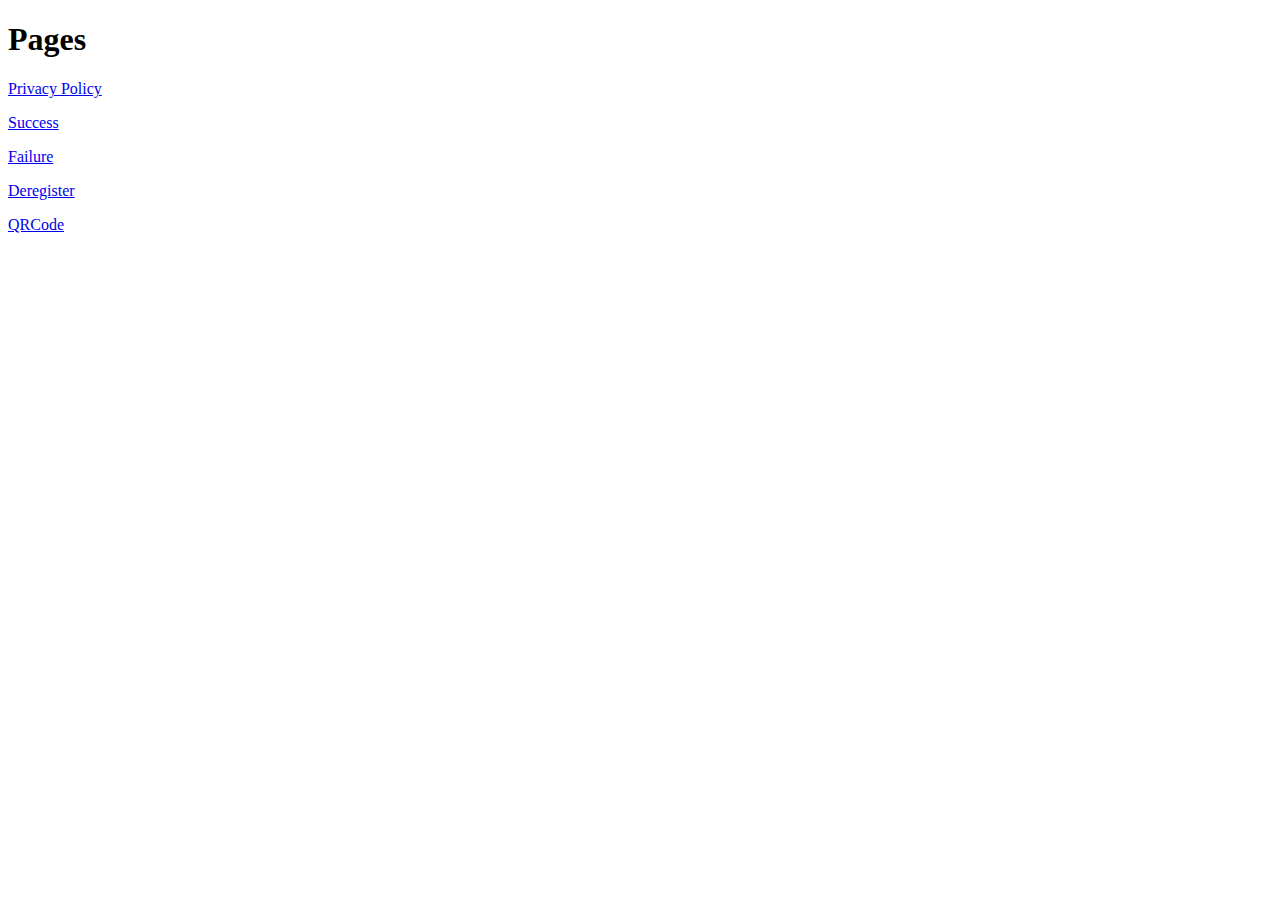
<file: RechargeStatus/index.html>
<!DOCTYPE html>
<meta charset="utf-8" />
<title>hi</title>
<meta name="viewport" content="width=device-width,initial-scale=1" />
<h1>Pages</h1>
<p><a href="./site/privacy/">Privacy Policy </a></p>
<p><a href="./site/success/">Success</a></p>
<p><a href="./site/failure/">Failure</a></p>
<p><a href="./site/deregister/">Deregister</a></p>
<p><a href="./site/qrcode/index.html">QRCode</a></p>

<!-- <script>setTimeout(()=>location.href="garobot://payment/failure?reason=cancelled",800)</script> -->
</file>
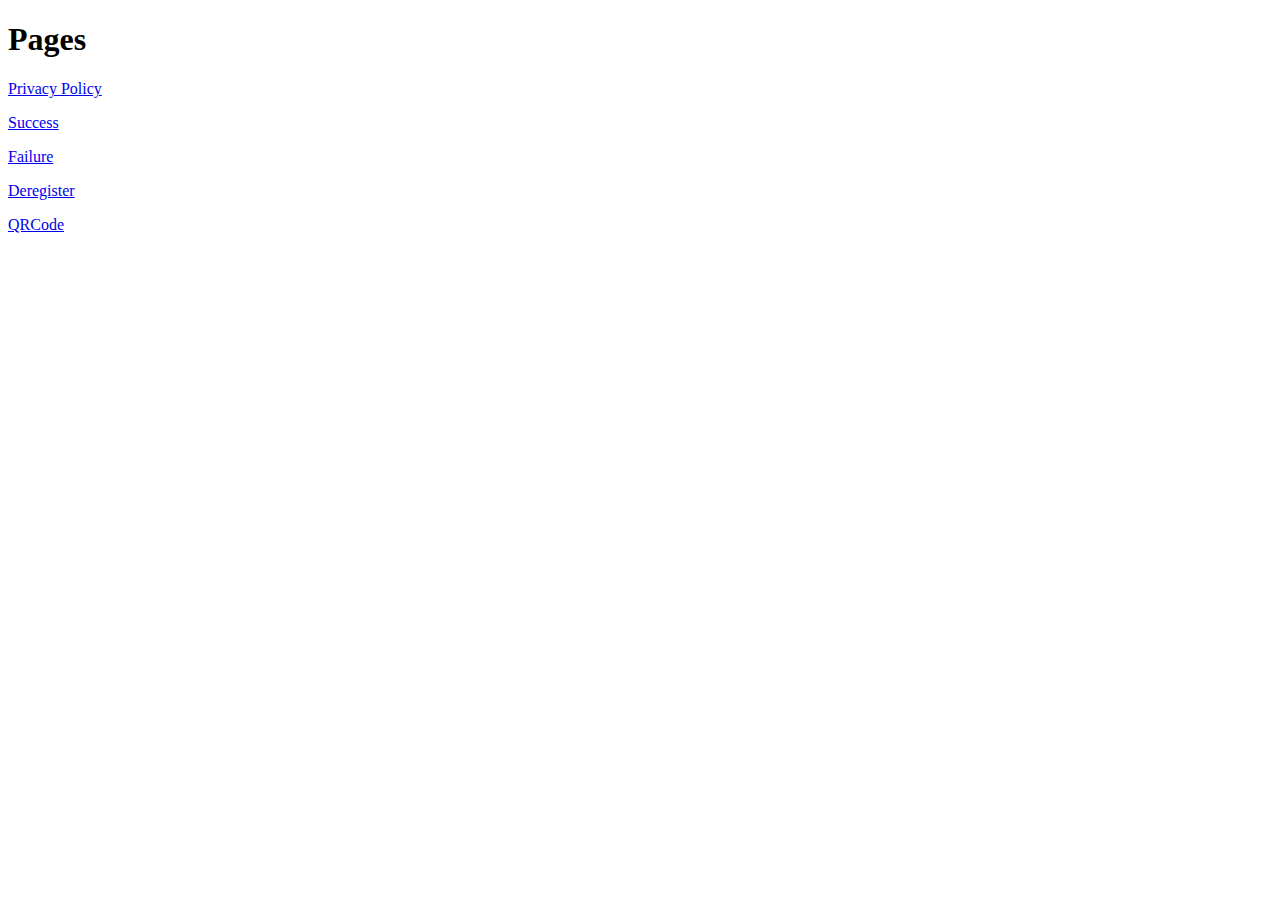
<file: RechargeStatus/site/index.html>
<!DOCTYPE html>
<meta charset="utf-8" />
<title>hi</title>
<meta name="viewport" content="width=device-width,initial-scale=1" />
<h1>Pages</h1>
<p><a href="privacy/">Privacy Policy </a></p>
<p><a href="success/">Success</a></p>
<p><a href="failure/">Failure</a></p>
<p><a href="deregister/">Deregister</a></p>
<p><a href="qrcode/index.html">QRCode</a></p>

<!-- <script>setTimeout(()=>location.href="garobot://payment/failure?reason=cancelled",800)</script> -->
</file>
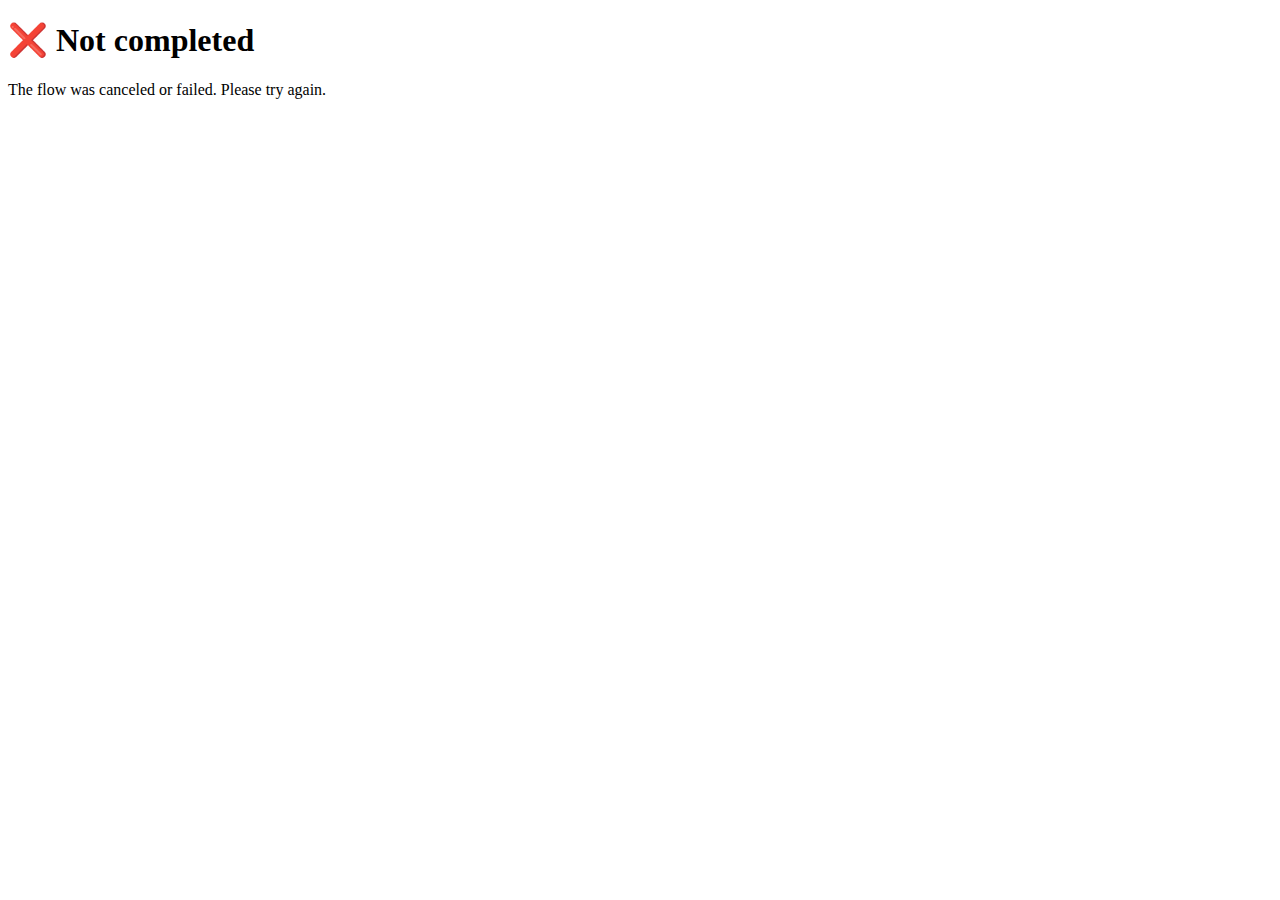
<file: site/failure/index.html>
﻿<!doctype html>
<meta charset="utf-8">
<meta name="viewport" content="width=device-width,initial-scale=1">
<title>Not completed</title>
<h1>❌ Not completed</h1>
<p>The flow was canceled or failed. Please try again.</p>
<!-- <script>setTimeout(()=>location.href="garobot://payment/failure?reason=cancelled",800)</script> -->
</file>
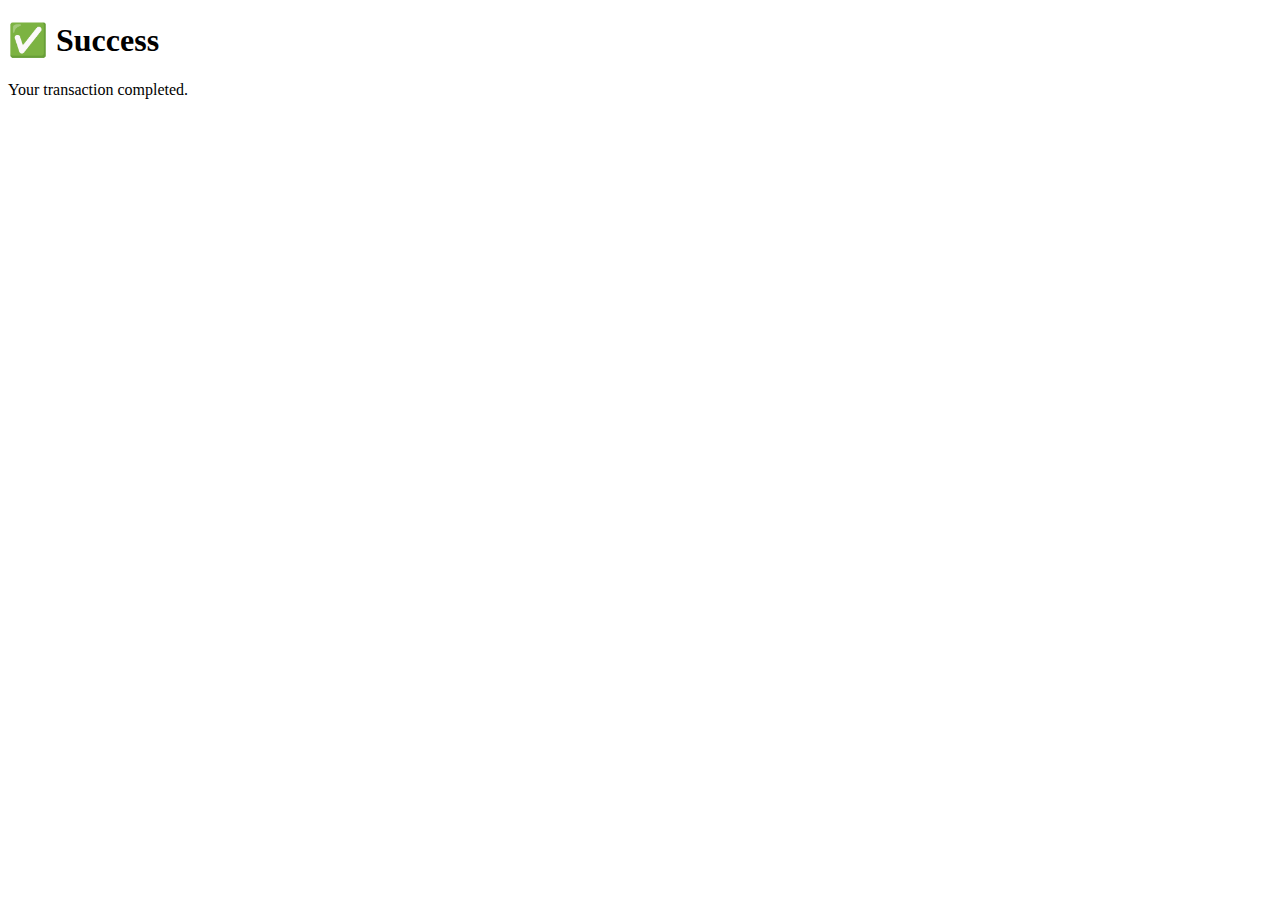
<file: site/success/index.html>
﻿<!doctype html><meta charset="utf-8">
<meta name="viewport" content="width=device-width,initial-scale=1">
<title>Success</title>
<h1>✅ Success</h1>
<p>Your transaction completed.</p>
<!-- Optional deep-link back to the app -->
<!-- <script>setTimeout(()=>location.href="garobot://payment/success",800)</script> -->
</file>
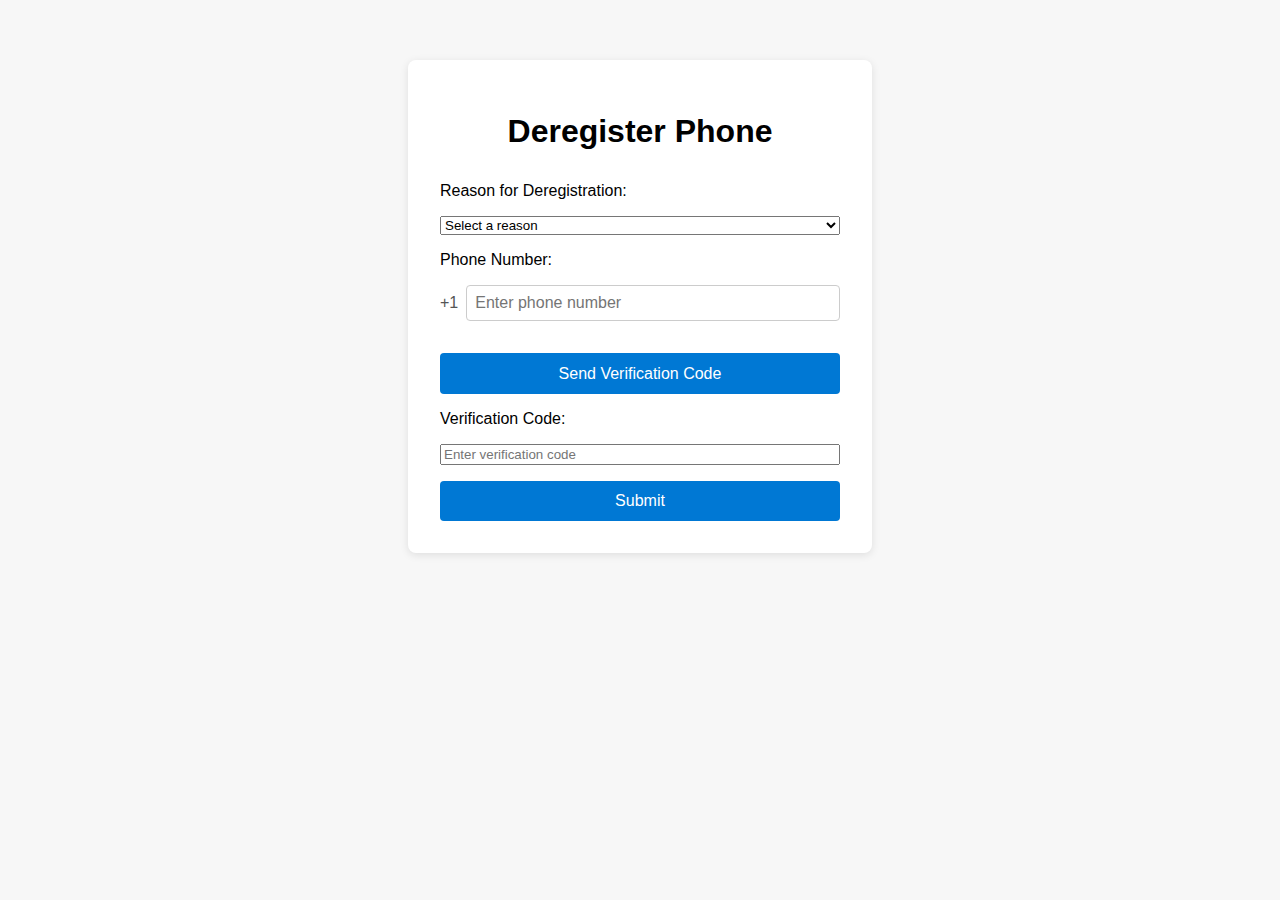
<file: RechargeStatus/site/deregister/index.html>
<!doctype html>
<html lang="en">
<head>
    <meta charset="utf-8">
    <title>Deregister Phone</title>
    <meta name="viewport" content="width=device-width,initial-scale=1">
    <link rel="stylesheet" href="style.css">
</head>
<body>
    <div class="container">
        <h1>Deregister Phone</h1>
        <form id="deregisterForm">
            <label for="reasonSelect">Reason for Deregistration:</label>
            <select id="reasonSelect" name="reasonSelect" required>
                <option value="" disabled selected>Select a reason</option>
                <option value="Food too expensive">Food too expensive</option>
                <option value="No longer needed">No longer needed</option>
                <option value="Privacy concerns">Privacy concerns</option>
                <option value="Technical issues">Technical issues</option>
                <option value="Other">Other</option>
            </select>

            <label for="phone">Phone Number:</label>
            <div style="display: flex; align-items: center; gap: 8px; margin-bottom: 1em;">
                <span style="font-size:1em; color:#555;">+1</span>
                <input type="tel" id="phone" name="phone" placeholder="Enter phone number" autocomplete="tel" required style="flex:1;">
            </div>

            <button type="button" id="sendCodeBtn">Send Verification Code</button>

            <label for="code">Verification Code:</label>
            <input type="text" id="code" name="code" placeholder="Enter verification code" disabled required>

            <button type="submit" id="submitBtn" disabled>Submit</button>
        </form>
    </div>
    <script src="deregister.js"></script>
</body>
</html>
</file>
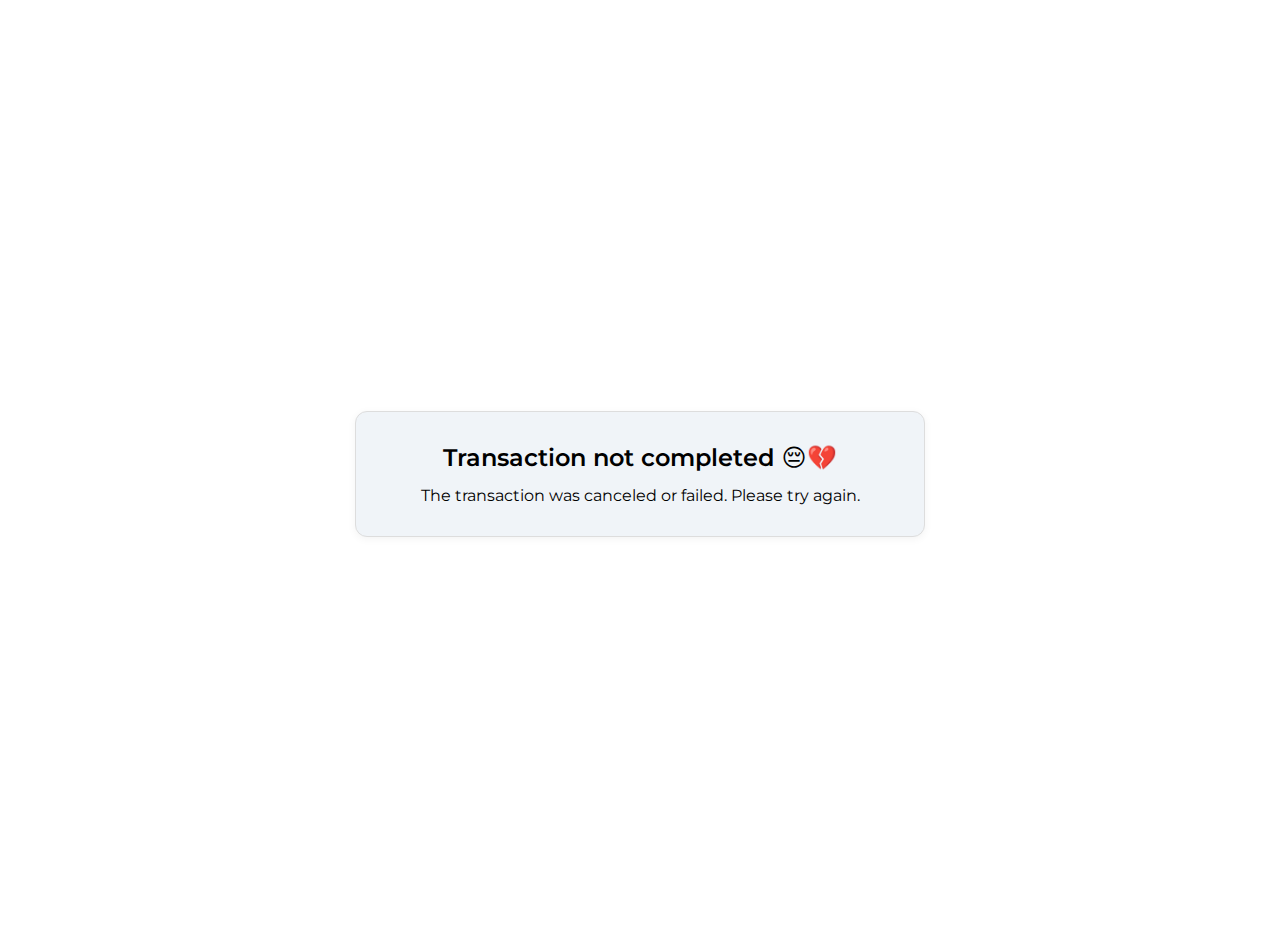
<file: RechargeStatus/site/failure/index.html>
﻿<!doctype html>
<html lang="en">
<head>
    <meta charset="utf-8" />
    <title>Transaction not completed</title>
    <meta name="viewport" content="width=device-width, initial-scale=1" />
    <link href="https://fonts.googleapis.com/css2?family=Montserrat:wght@400;600&display=swap" rel="stylesheet">
    <style>
        :root {
            --primary: #2196F3; /* PrimaryColor */
            --text-main: #000000; /* TextMain */
            --bg: #FFFFFF; /* BackgroundColor */
            --card: #F0F4F8; /* CardDark */
            --border: #DDD; /* BorderColor */
        }

        html, body {
            height: 100%;
            margin: 0;
            background: var(--bg);
            color: var(--text-main);
            font: 16px/1.5 "Montserrat", system-ui, -apple-system, Segoe UI, Roboto, Arial, sans-serif;
        }

        .wrap {
            min-height: 100%;
            display: grid;
            place-items: center;
            padding: 24px;
        }

        .card {
            background: var(--card);
            border: 1px solid var(--border);
            border-radius: 12px;
            max-width: 520px;
            width: 100%;
            padding: 28px 24px;
            text-align: center;
            box-shadow: 0 2px 8px rgba(0,0,0,0.05);
        }

        h1 {
            font-size: 24px;
            font-weight: 600;
            margin: 0 0 8px;
        }

        p {
            margin: 0;
        }
    </style>
</head>
<body>
    <main class="wrap">
        <section class="card">
            <h1>Transaction not completed 😔💔</h1>
            <p>The transaction was canceled or failed. Please try again.</p>
        </section>
    </main>
</body>
</html>
</file>
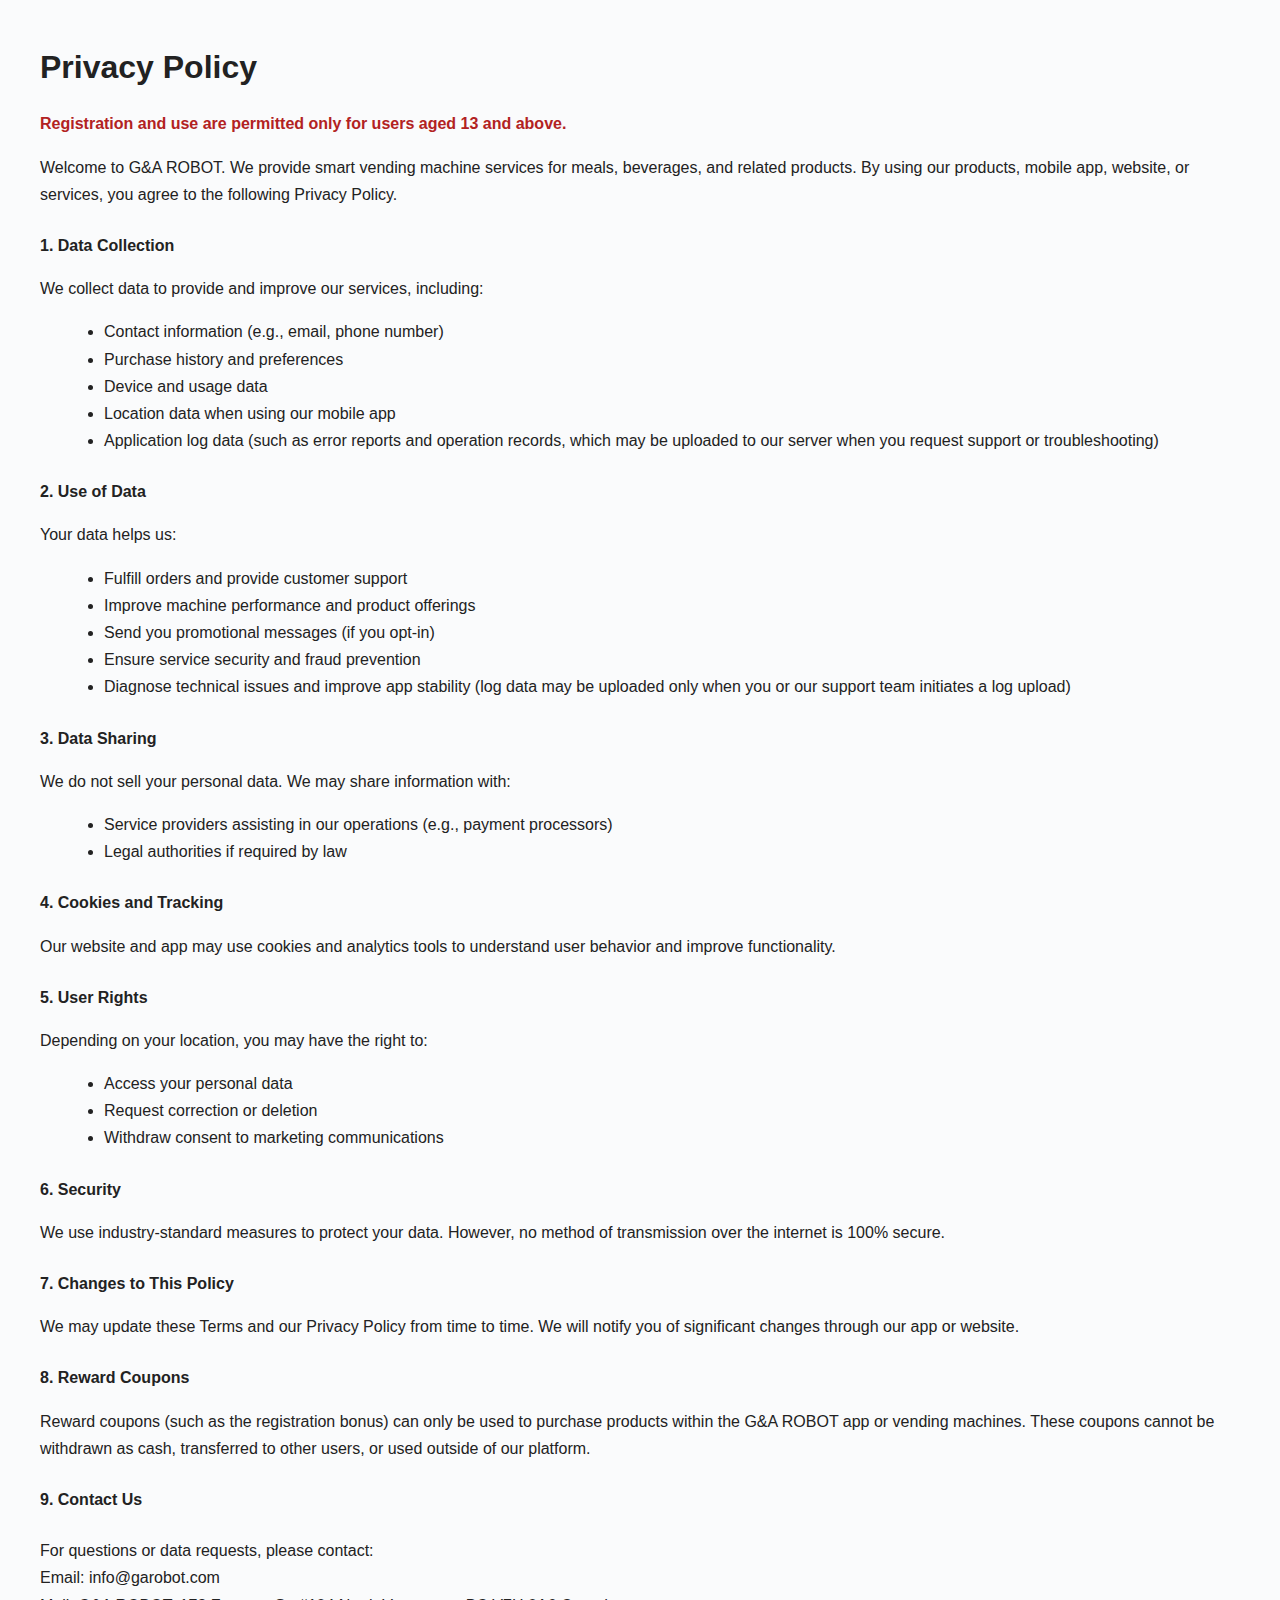
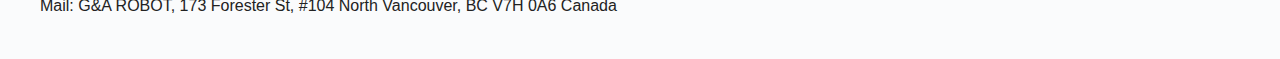
<file: RechargeStatus/site/privacy/index.html>
<!DOCTYPE html>
<html>
<head>
    <meta charset="utf-8" />
    <title>Privacy Policy</title>
    <style>
        body {
            font-family: Arial, sans-serif;
            margin: 40px;
            line-height: 1.7;
            color: #222;
            background: #fafbfc;
        }

        h1 {
            font-size: 2em;
            margin-bottom: 0.5em;
        }

        .age-limit {
            color: #b22222;
            font-weight: bold;
            margin-bottom: 1em;
        }

        .section-title {
            font-weight: bold;
            margin-top: 1.5em;
            margin-bottom: 0.5em;
        }

        ul {
            margin-left: 1.5em;
        }

        .contact {
            margin-top: 1.5em;
        }
    </style>
</head>
<body>
    <h1>Privacy Policy</h1>
    <p class="age-limit">
        Registration and use are permitted only for users aged 13 and above.
    </p>
    <p>
        Welcome to G&amp;A ROBOT. We provide smart vending machine services for meals, beverages, and related products. By using our products, mobile app, website, or services, you agree to the following Privacy Policy.
    </p>

    <p class="section-title">1. Data Collection</p>
    <p>We collect data to provide and improve our services, including:</p>
    <ul>
        <li>Contact information (e.g., email, phone number)</li>
        <li>Purchase history and preferences</li>
        <li>Device and usage data</li>
        <li>Location data when using our mobile app</li>
        <li>Application log data (such as error reports and operation records, which may be uploaded to our server when you request support or troubleshooting)</li>
    </ul>

    <p class="section-title">2. Use of Data</p>
    <p>Your data helps us:</p>
    <ul>
        <li>Fulfill orders and provide customer support</li>
        <li>Improve machine performance and product offerings</li>
        <li>Send you promotional messages (if you opt-in)</li>
        <li>Ensure service security and fraud prevention</li>
        <li>Diagnose technical issues and improve app stability (log data may be uploaded only when you or our support team initiates a log upload)</li>
    </ul>

    <p class="section-title">3. Data Sharing</p>
    <p>We do not sell your personal data. We may share information with:</p>
    <ul>
        <li>Service providers assisting in our operations (e.g., payment processors)</li>
        <li>Legal authorities if required by law</li>
    </ul>

    <p class="section-title">4. Cookies and Tracking</p>
    <p>Our website and app may use cookies and analytics tools to understand user behavior and improve functionality.</p>

    <p class="section-title">5. User Rights</p>
    <p>Depending on your location, you may have the right to:</p>
    <ul>
        <li>Access your personal data</li>
        <li>Request correction or deletion</li>
        <li>Withdraw consent to marketing communications</li>
    </ul>

    <p class="section-title">6. Security</p>
    <p>We use industry-standard measures to protect your data. However, no method of transmission over the internet is 100% secure.</p>

    <p class="section-title">7. Changes to This Policy</p>
    <p>We may update these Terms and our Privacy Policy from time to time. We will notify you of significant changes through our app or website.</p>

    <p class="section-title">8. Reward Coupons</p>
    <p>
        Reward coupons (such as the registration bonus) can only be used to purchase products within the G&amp;A ROBOT app or vending machines. These coupons cannot be withdrawn as cash, transferred to other users, or used outside of our platform.
    </p>

    <p class="section-title">9. Contact Us</p>
    <div class="contact">
        <p>
            For questions or data requests, please contact:<br>
            Email: info@garobot.com<br>
            Mail: G&amp;A ROBOT, 173 Forester St, #104 North Vancouver, BC V7H 0A6 Canada
        </p>
    </div>
</body>
</html>
</file>
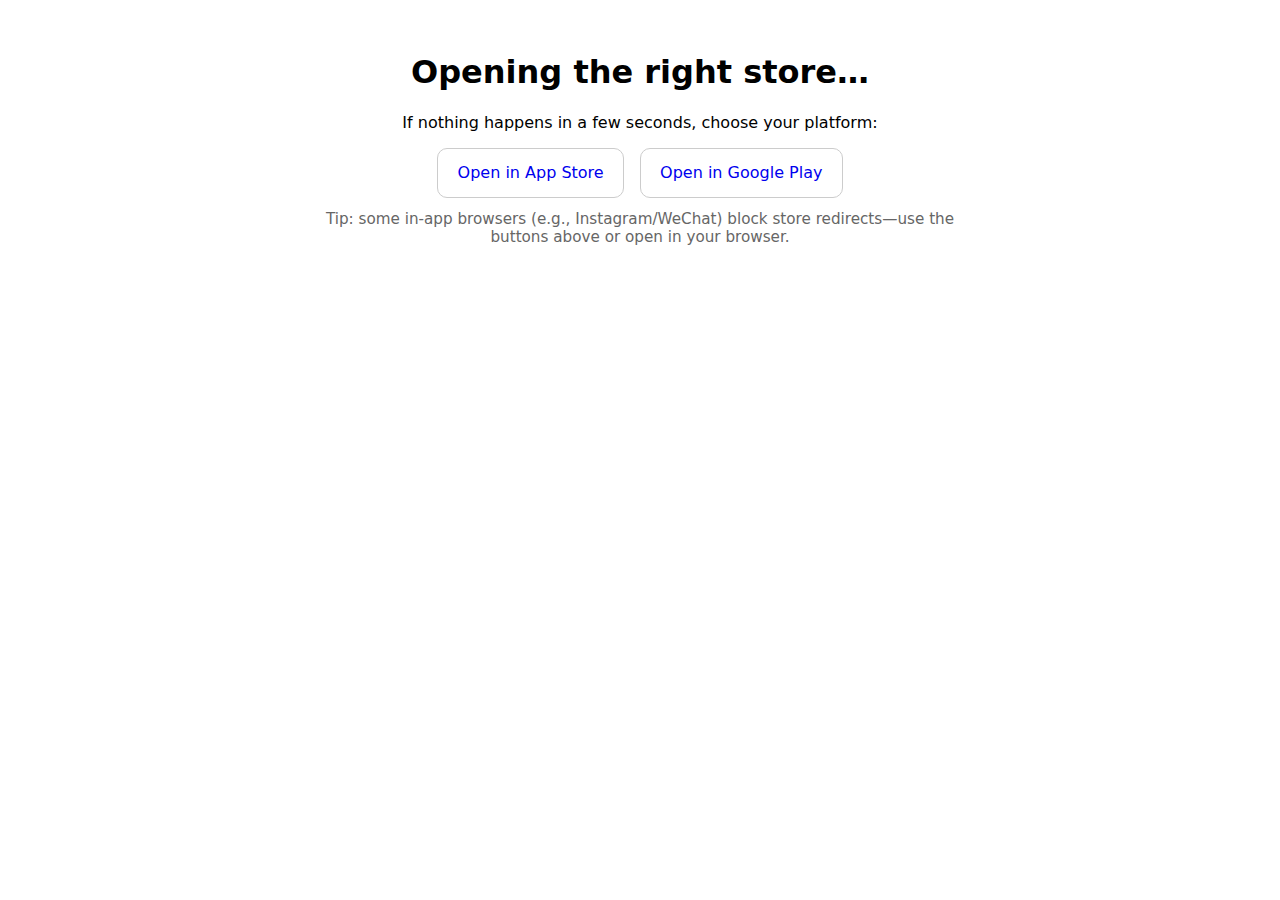
<file: RechargeStatus/site/qrcode/index.html>
<!DOCTYPE html>
<html lang="en">
  <head>
    <meta charset="utf-8" />
    <meta name="viewport" content="width=device-width, initial-scale=1" />
    <title>Get the app</title>
    <style>
      body {
        font-family: system-ui, -apple-system, Segoe UI, Roboto, sans-serif;
        margin: 0;
        padding: 2rem;
      }
      .wrap {
        max-width: 640px;
        margin: 0 auto;
        text-align: center;
      }
      .btns {
        display: flex;
        gap: 1rem;
        justify-content: center;
        margin-top: 1rem;
        flex-wrap: wrap;
      }
      a.btn {
        padding: 0.9rem 1.2rem;
        border-radius: 10px;
        border: 1px solid #ccc;
        text-decoration: none;
        display: inline-block;
      }
      .note {
        color: #666;
        font-size: 0.95rem;
        margin-top: 0.75rem;
      }
    </style>
  </head>
  <body>
    <div class="wrap">
      <h1>Opening the right store…</h1>
      <p>If nothing happens in a few seconds, choose your platform:</p>
      <div class="btns">
        <a
          class="btn"
          id="iosLink"
          href="https://apps.apple.com/app/id6749468575"
          >Open in App Store</a
        >
        <a
          class="btn"
          id="androidLink"
          href="https://play.google.com/store/apps/details?id=com.yourco.app"
          >Open in Google Play</a
        >
      </div>
      <p class="note">
        Tip: some in-app browsers (e.g., Instagram/WeChat) block store
        redirects—use the buttons above or open in your browser.
      </p>
    </div>

    <script>
      (function () {
        const iosStore = "https://apps.apple.com/app/id6749468575";
        const androidStore =
          "https://play.google.com/store/apps/details?id=com.garobot.memberapp"; 
        const query = new URLSearchParams(location.search);
        const debug = query.has("debug") || query.get("noredirect") === "1";

        const ua =
          navigator.userAgent || navigator.vendor || window.opera || "";
        const isAndroid = /Android/i.test(ua);
        const isiOSClassic = /iPhone|iPad|iPod/i.test(ua);
        const isiPadOS = /Macintosh/i.test(ua) && navigator.maxTouchPoints > 1; // iPadOS masquerading as Mac
        const isiOS = isiOSClassic || isiPadOS;

        // Try to redirect only if not debugging and we have a target URL
        function go(url) {
          if (!url) return;
          // replace() avoids adding to history
          location.replace(url);
        }

        if (!debug) {
          if (isiOS) return go(iosStore);
          if (isAndroid) return go(androidStore);
          // Desktop: stay on page and show buttons
        }

        // Update visible links (optional but nice)
        document.getElementById("iosLink").href = iosStore;
        document.getElementById("androidLink").href = androidStore;
      })();
    </script>
  </body>
</html>
</file>
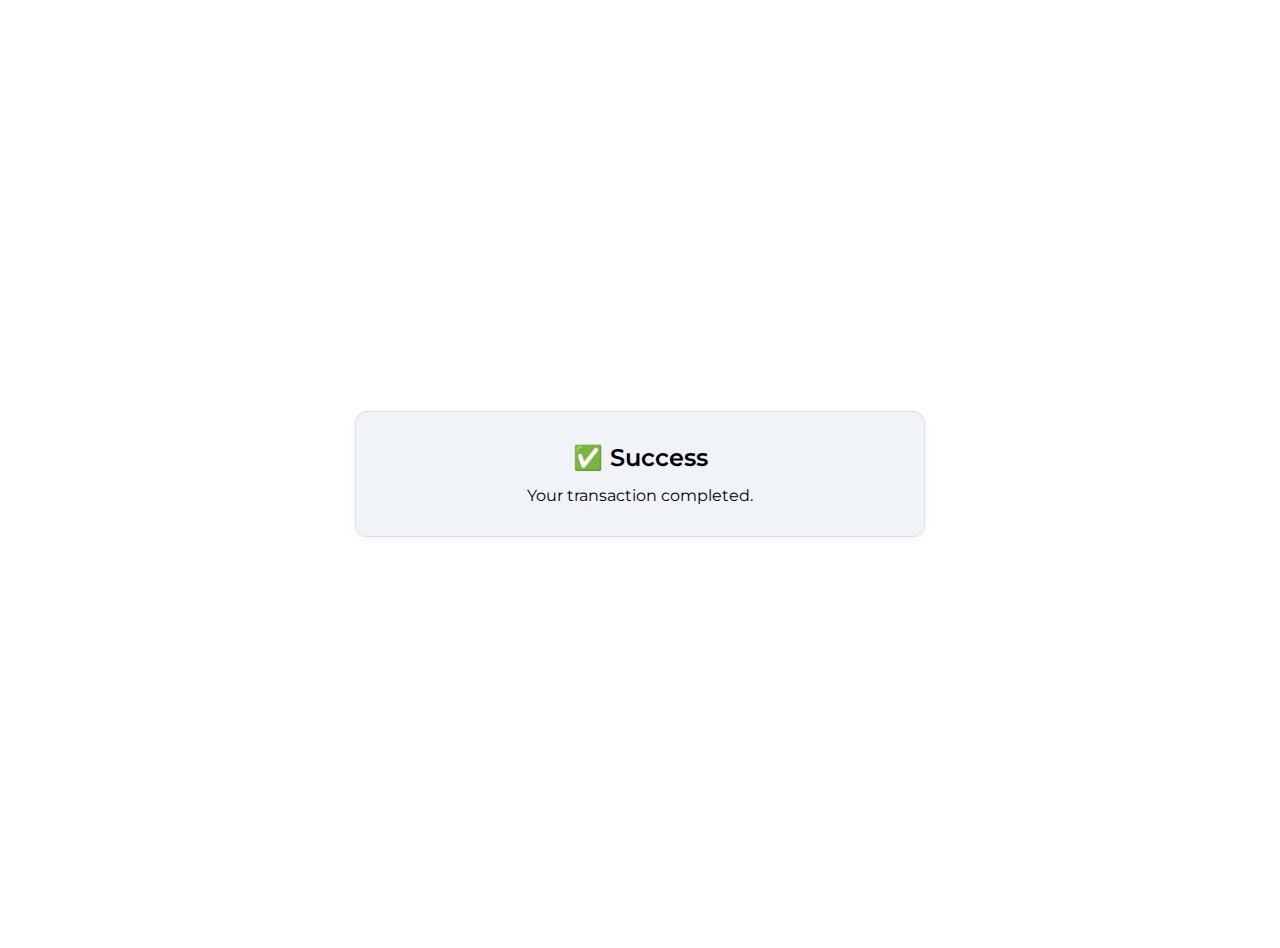
<file: RechargeStatus/site/success/index.html>
﻿<!doctype html>
<html lang="en">
<head>
    <meta charset="utf-8" />
    <title>Success</title>
    <meta name="viewport" content="width=device-width, initial-scale=1" />
    <link href="https://fonts.googleapis.com/css2?family=Montserrat:wght@400;600&display=swap" rel="stylesheet">
    <style>
        :root {
            --primary: #2196F3; /* PrimaryColor */
            --text-main: #000000; /* TextMain */
            --bg: #FFFFFF; /* BackgroundColor */
            --card: #F0F4F8; /* CardDark */
            --border: #DDD; /* BorderColor */
        }

        html, body {
            height: 100%;
            margin: 0;
            background: var(--bg);
            color: var(--text-main);
            font: 16px/1.5 "Montserrat", system-ui, -apple-system, Segoe UI, Roboto, Arial, sans-serif;
        }

        .wrap {
            min-height: 100%;
            display: grid;
            place-items: center;
            padding: 24px;
        }

        .card {
            background: var(--card);
            border: 1px solid var(--border);
            border-radius: 12px;
            max-width: 520px;
            width: 100%;
            padding: 28px 24px;
            text-align: center;
            box-shadow: 0 2px 8px rgba(0,0,0,0.05);
        }

        h1 {
            font-size: 24px;
            font-weight: 600;
            margin: 0 0 8px;
        }

        p {
            margin: 0;
        }
    </style>
</head>
<body>
    <main class="wrap">
        <section class="card">
            <h1>✅ Success</h1>
            <p>Your transaction completed.</p>
        </section>
    </main>
</body>
</html>
</html>
</file>
<file: RechargeStatus/site/deregister/style.css>
body {
    font-family: Arial, sans-serif;
    background: #f7f7f7;
    margin: 0;
    padding: 0;
}
.container {
    max-width: 400px;
    margin: 60px auto;
    background: #fff;
    padding: 2em;
    border-radius: 8px;
    box-shadow: 0 2px 8px rgba(0,0,0,0.1);
}
h1 {
    text-align: center;
    margin-bottom: 1em;
}
form {
    display: flex;
    flex-direction: column;
    gap: 1em;
}
input[type="tel"] {
    padding: 0.5em;
    font-size: 1em;
    border: 1px solid #ccc;
    border-radius: 4px;
}
button {
    padding: 0.7em;
    font-size: 1em;
    background: #0078d4;
    color: #fff;
    border: none;
    border-radius: 4px;
    cursor: pointer;
}
button:hover {
    background: #005fa3;
}
</file>
